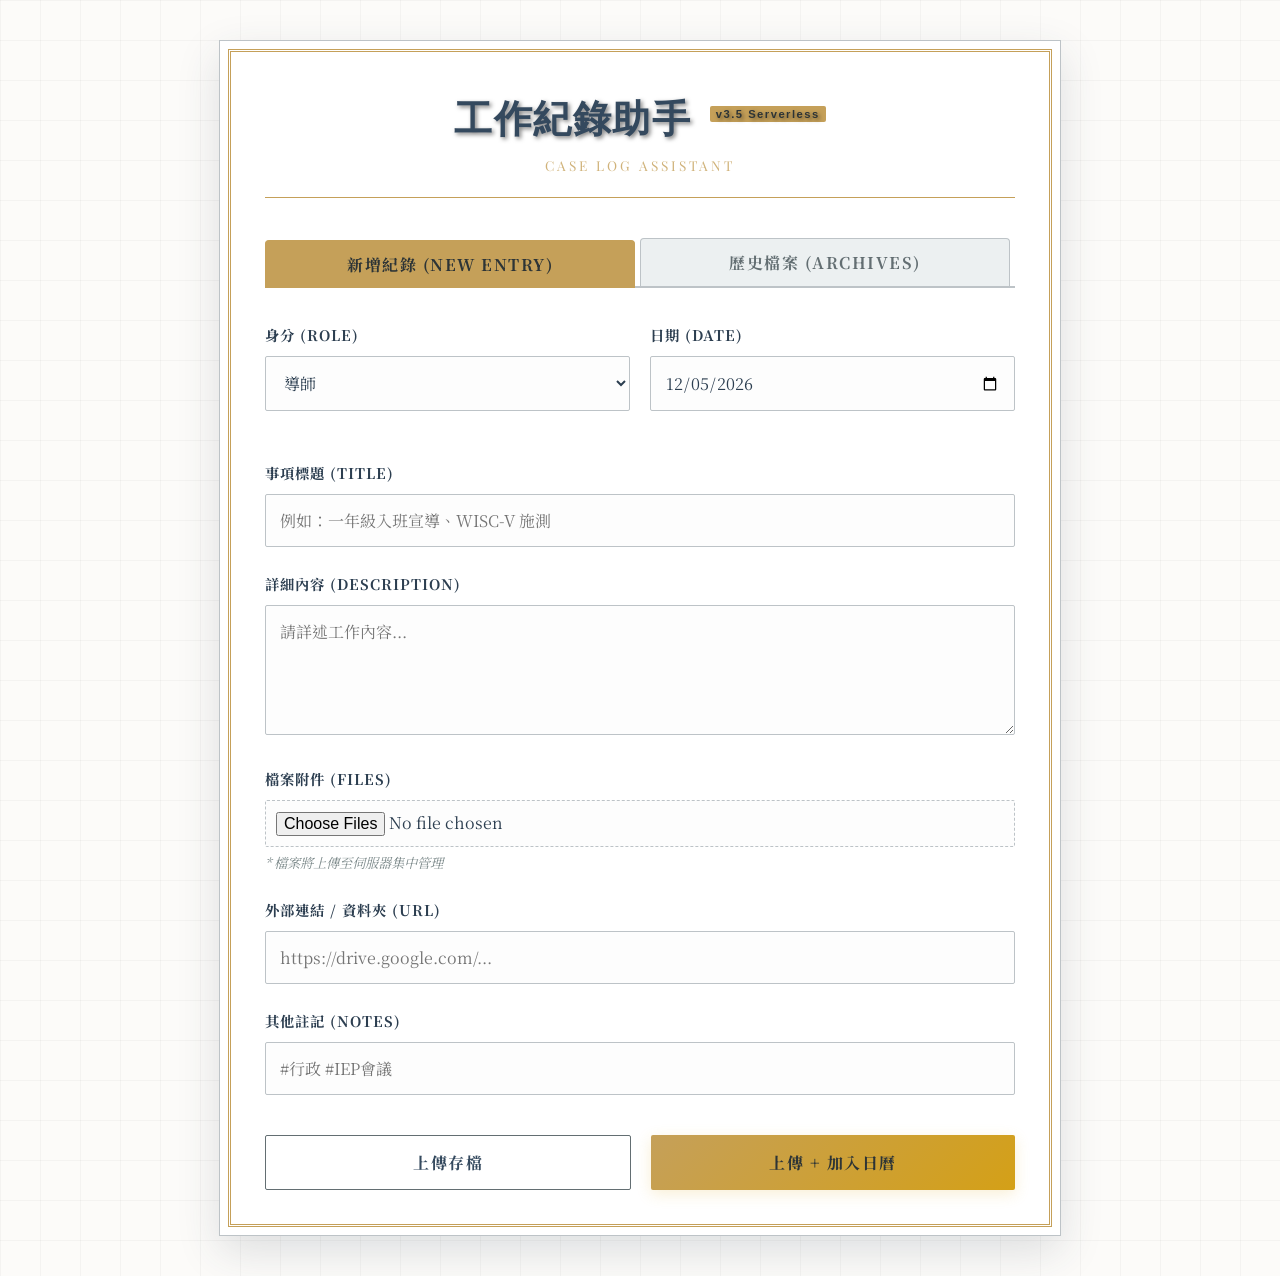
<file: index.html>
<!DOCTYPE html>
<html lang="zh-TW">

<head>
    <meta charset="UTF-8">
    <meta name="viewport" content="width=device-width, initial-scale=1.0">
    <title>工作紀錄助手</title>
    <link
        href="https://fonts.googleapis.com/css2?family=Noto+Serif+TC:wght@400;700&family=Playfair+Display:wght@700&display=swap"
        rel="stylesheet">
    <style>
        :root {
            /* 經典學院風 - 羊皮紙/深藍/勃根地紅 (Classic Academy) */
            --primary: #2c3e50;
            /* 深藍 - 主要文字 */
            --primary-highlight: #34495e;
            /* 較淺深藍 - 互動 */

            --accent: #800020;
            /* 勃根地紅 - 強調 */
            --accent-bright: #a93226;
            /* 亮紅 - 懸停 */

            --gold: #c5a059;
            /* 古典金 - 裝飾 */
            --gold-light: #f1c40f;
            /* 亮金 - 標示 */

            --bg: #fcfbf9;
            /* 羊皮紙底色 */
            --card-bg: #ffffff;
            /* 白紙背景 */

            --text: #2d3436;
            /* 內文深灰 */
            --text-muted: #636e72;
            /* 次要灰 */

            --border: #bdc3c7;
            /* 淺灰邊框 */
            --input-bg: #fdfdfd;
            /* 輸入框亮底 */
            --input-border: #bdc3c7;
        }

        body {
            font-family: 'Noto Serif TC', '微軟正黑體', serif;
            background-color: var(--bg);
            /* 紙張紋理 - 淺色 */
            background-image:
                linear-gradient(rgba(0, 0, 0, 0.03) 1px, transparent 1px),
                linear-gradient(90deg, rgba(0, 0, 0, 0.03) 1px, transparent 1px);
            background-size: 40px 40px;
            color: var(--text);
            display: flex;
            justify-content: center;
            padding: 40px 20px;
            margin: 0;
            line-height: 1.6;
        }

        .app-container {
            background: var(--card-bg);
            width: 100%;
            max-width: 750px;
            padding: 45px;
            /* 經典配色邊框 */
            border: 1px solid var(--border);
            outline: 3px double var(--gold);
            outline-offset: -12px;
            box-shadow: 0 15px 40px rgba(44, 62, 80, 0.15);
            position: relative;
        }

        /* 標題區 */
        .header {
            text-align: center;
            margin-bottom: 40px;
            padding-bottom: 20px;
            border-bottom: 1px solid var(--gold);
            position: relative;
        }

        .header h2 {
            margin: 0;
            color: var(--primary-highlight);
            font-family: 'Playfair Display', serif;
            font-size: 2.4rem;
            letter-spacing: 1.5px;
            text-shadow: 2px 2px 4px rgba(0, 0, 0, 0.5);
        }

        .header::after {
            content: "Case Log Assistant";
            display: block;
            font-family: 'Playfair Display', serif;
            color: var(--gold);
            font-size: 0.85rem;
            margin-top: 8px;
            letter-spacing: 3px;
            text-transform: uppercase;
            opacity: 0.8;
        }

        .badge {
            background: var(--gold);
            color: #2d3436;
            padding: 2px 6px;
            border-radius: 2px;
            font-size: 0.7rem;
            vertical-align: super;
            font-family: sans-serif;
            margin-left: 8px;
            font-weight: bold;
        }

        /* Tabs */
        .tabs {
            display: flex;
            margin-bottom: 35px;
            border-bottom: 2px solid var(--border);
        }

        .tab-btn {
            padding: 12px 25px;
            background: #ecf0f1;
            border: 1px solid var(--border);
            border-bottom: none;
            margin-right: 5px;
            font-family: 'Noto Serif TC', serif;
            font-weight: bold;
            color: var(--text-muted);
            cursor: pointer;
            border-radius: 4px 4px 0 0;
            transition: all 0.3s;
        }

        .tab-btn:hover {
            background: #dfe6e9;
            color: var(--primary);
        }

        .tab-btn.active {
            background: var(--gold);
            color: #2d3436;
            /* 深色文字對比金色背景 */
            border-color: var(--gold);
            position: relative;
            top: 2px;
        }

        .tab-content {
            display: none;
            animation: fadeIn 0.4s ease-out;
        }

        .tab-content.active {
            display: block;
        }

        @keyframes fadeIn {
            from {
                opacity: 0;
                transform: translateY(10px);
            }

            to {
                opacity: 1;
                transform: translateY(0);
            }
        }

        /* Sub-tabs */
        .sub-tabs {
            display: flex;
            gap: 12px;
            margin-bottom: 30px;
            justify-content: center;
            padding-bottom: 15px;
            border-bottom: 1px dashed var(--border);
        }

        .sub-tab-btn {
            background: none;
            border: none;
            font-family: 'Noto Serif TC', serif;
            font-size: 1rem;
            color: var(--text-muted);
            cursor: pointer;
            padding: 5px 10px;
            position: relative;
            transition: color 0.3s;
        }

        .sub-tab-btn::after {
            content: '';
            position: absolute;
            left: 50%;
            bottom: 0;
            width: 0;
            height: 1px;
            background: var(--accent-bright);
            transition: all 0.3s;
            transform: translateX(-50%);
        }

        .sub-tab-btn:hover {
            color: var(--primary-highlight);
        }

        .sub-tab-btn.active {
            color: var(--accent-bright);
            /* 使用亮紅色 */
            font-weight: bold;
        }

        .sub-tab-btn.active::after {
            width: 100%;
        }

        /* 表單 */
        .form-row {
            display: flex;
            gap: 20px;
            margin-bottom: 25px;
        }

        .form-group {
            flex: 1;
            margin-bottom: 25px;
        }

        label {
            display: block;
            margin-bottom: 10px;
            font-weight: bold;
            color: var(--primary);
            /* Deep Blue #2c3e50 */
            font-size: 0.9rem;
            text-transform: uppercase;
            letter-spacing: 1px;
        }

        input,
        select,
        textarea {
            width: 100%;
            padding: 14px;
            background-color: var(--input-bg);
            border: 1px solid var(--input-border);
            color: var(--primary);
            /* Deep Blue #2c3e50 */
            border-radius: 2px;
            box-sizing: border-box;
            font-size: 1rem;
            font-family: 'Noto Serif TC', serif;
            transition: all 0.3s;
        }

        input:focus,
        select:focus,
        textarea:focus {
            border-color: var(--gold);
            box-shadow: 0 0 10px rgba(197, 160, 89, 0.2);
            outline: none;
            background-color: #ffffff;
        }

        /* 檔案上傳特殊處理 */
        input[type="file"] {
            border: 1px dashed var(--input-border);
            padding: 10px;
            cursor: pointer;
        }

        input[type="file"]:hover {
            border-color: var(--text-muted);
        }

        textarea {
            height: 130px;
            resize: vertical;
        }

        /* 按鈕 */
        .btn-group {
            display: flex;
            gap: 20px;
            margin-top: 40px;
        }

        button {
            flex: 1;
            padding: 15px;
            border: none;
            font-family: 'Noto Serif TC', serif;
            font-weight: bold;
            font-size: 1rem;
            cursor: pointer;
            transition: 0.3s;
            border-radius: 2px;
            text-transform: uppercase;
            letter-spacing: 1.5px;
        }

        .btn-calendar {
            background: linear-gradient(135deg, var(--gold) 0%, #d4a017 100%);
            color: #2d3436;
            box-shadow: 0 4px 15px rgba(225, 177, 44, 0.2);
        }

        .btn-calendar:hover {
            transform: translateY(-2px);
            box-shadow: 0 6px 20px rgba(225, 177, 44, 0.3);
        }

        .btn-save {
            background-color: transparent;
            color: var(--primary-highlight);
            border: 1px solid var(--text-muted);
        }

        .btn-save:hover {
            border-color: var(--primary-highlight);
            background-color: rgba(255, 255, 255, 0.05);
        }

        /* 歷史紀錄卡片 */
        .history-item {
            background: #ffffff;
            border: 1px solid var(--border);
            border-left: 4px solid var(--accent);
            padding: 25px;
            margin-bottom: 25px;
            box-shadow: 0 4px 10px rgba(0, 0, 0, 0.2);
            position: relative;
            transition: all 0.3s;
        }

        .history-item:hover {
            transform: translateY(-3px);
            box-shadow: 0 8px 25px rgba(0, 0, 0, 0.4);
            border-color: #57606f;
        }

        .item-header {
            display: flex;
            align-items: center;
            margin-bottom: 12px;
            font-size: 0.9rem;
            color: var(--text-muted);
        }

        .role-tag {
            background: var(--primary);
            /* 深色標籤 */
            color: #ffffff;
            border: 1px solid var(--primary);
            padding: 3px 10px;
            border-radius: 2px;
            font-size: 0.8rem;
            margin-left: 12px;
            margin-right: 8px;
            font-family: sans-serif;
            letter-spacing: 0.5px;
        }

        .notes-tag {
            background-color: transparent;
            border: 1px solid var(--text-muted);
            color: var(--text-muted);
            padding: 3px 10px;
            border-radius: 2px;
            font-size: 0.8rem;
            margin-left: 5px;
        }

        .item-title {
            font-family: 'Playfair Display', serif;
            font-weight: bold;
            font-size: 1.4em;
            color: var(--primary-highlight);
            margin-bottom: 12px;
            border-bottom: 1px solid #4b4b4b;
            padding-bottom: 10px;
        }

        .item-desc {
            font-size: 1.05rem;
            color: var(--text);
            white-space: pre-wrap;
            line-height: 1.7;
            opacity: 0.9;
        }

        .del-btn {
            position: absolute;
            right: 15px;
            top: 15px;
            background: none;
            border: 1px solid var(--accent);
            /* Burgundy #800020 */
            border-radius: 2px;
            color: var(--accent);
            font-size: 1.1rem;
            width: 26px;
            height: 26px;
            display: flex;
            align-items: center;
            justify-content: center;
            cursor: pointer;
            padding: 0;
            transition: all 0.3s;
            line-height: 1;
        }

        .del-btn:hover {
            color: var(--accent-bright);
            border-color: var(--accent-bright);
            background-color: rgba(169, 50, 38, 0.05);
        }

        .empty-history {
            text-align: center;
            color: #636e72;
            font-family: 'Playfair Display', serif;
            font-style: italic;
            font-size: 1.2rem;
            margin-top: 40px;
        }

        .file-link {
            background: #fdfdfd;
            border: 1px solid #bdc3c7;
            color: var(--primary);
            padding: 6px 12px;
            border-radius: 2px;
            transition: all 0.3s;
        }

        .file-link:hover {
            border-color: var(--gold);
            color: var(--gold);
        }

        /* 隱私提示 */
        .privacy-alert {
            display: none;
            background-color: rgba(232, 65, 24, 0.1);
            /* 紅色透明背景 */
            color: #ff7675;
            padding: 15px;
            border: 1px solid rgba(232, 65, 24, 0.3);
            border-left: 4px solid var(--accent);
            margin-bottom: 30px;
            font-size: 0.95rem;
        }

        .loading {
            font-family: 'Playfair Display', serif;
        }
    </style>
</head>

<body>

    <div class="app-container">
        <div class="header">
            <h2>工作紀錄助手 <span class="badge" id="versionDisplay"></span></h2>
        </div>

        <script>
            const ENV = {
                APP_VERSION: "v3.5 Serverless",
                USER_ROLES: ["導師", "個管", "心評", "其他"],
                DEFAULT_LOCATION: "輔導室 / 資源教室",
                SENSITIVE_ROLES: ["心評", "個管"],
                // IMPORTANT: 使用者必須在此填入部署後的 GAS Web App URL
                GAS_API_URL: "https://script.google.com/macros/s/AKfycbzvC9mhK4Tc9cNRJwnxcwVrJ7rMCsSoRcgcl6GiWouOILC9KXfl7vD_ZBHOxb7zo6tQ/exec",
                API_MODE: "gas" // 'gas' or 'python'
            };
            document.getElementById('versionDisplay').innerText = ENV.APP_VERSION;

            // Check if GAS URL is set
            if (ENV.API_MODE === 'gas' && ENV.GAS_API_URL.includes("PLEASE_REPLACE")) {
                alert("⚠️ 設定未完成：請在 index.html 中填入您的 Google Apps Script URL");
            }
        </script>

        <!-- Tabs Navigation -->
        <div class="tabs">
            <button class="tab-btn active" onclick="switchTab('input')">新增紀錄 (New Entry)</button>
            <button class="tab-btn" onclick="switchTab('history')">歷史檔案 (Archives)</button>
        </div>

        <!-- Tab 1: Input Form -->
        <div id="tab-input" class="tab-content active">
            <div id="privacyAlert" class="privacy-alert">
                <i style="margin-right:5px">⚠️</i>
                <strong>隱私提醒</strong>：您選擇的身分涉及個案隱私，請勿在公開日曆備註中輸入學生全名，建議使用代號（如：701 陳Ｏ明）。
            </div>

            <form id="logForm">
                <div class="form-row">
                    <div class="form-group">
                        <label>身分 (Role)</label>
                        <select id="role" name="role" onchange="handleRoleChange()"></select>
                        <!-- 自訂身分輸入框 -->
                        <input type="text" id="customRoleInput" placeholder="請輸入自訂身分名稱..."
                            style="display:none; margin-top:10px; border-color:var(--accent);">
                    </div>
                    <div class="form-group">
                        <label>日期 (Date)</label>
                        <input type="date" id="date" name="date" required>
                    </div>
                </div>

                <div class="form-group">
                    <label>事項標題 (Title)</label>
                    <input type="text" id="title" name="title" placeholder="例如：一年級入班宣導、WISC-V 施測" required>
                </div>

                <div class="form-group">
                    <label>詳細內容 (Description)</label>
                    <textarea id="desc" name="desc" placeholder="請詳述工作內容..."></textarea>
                </div>

                <div class="form-group">
                    <label>檔案附件 (Files)</label>
                    <input type="file" id="files" name="files" multiple>
                    <small style="display:block; margin-top:5px; color:#7f8c8d; font-style:italic;">*
                        檔案將上傳至伺服器集中管理</small>
                </div>

                <div class="form-group">
                    <label>外部連結 / 資料夾 (URL)</label>
                    <input type="text" id="link" name="link" placeholder="https://drive.google.com/...">
                </div>

                <div class="form-group">
                    <label>其他註記 (Notes)</label>
                    <input type="text" id="notes" name="notes" placeholder="#行政 #IEP會議">
                </div>

                <div class="btn-group">
                    <button type="button" class="btn-save" onclick="handleSaveOnly()">上傳存檔</button>
                    <button type="button" class="btn-calendar" onclick="handleSyncCalendar()">上傳 + 加入日曆</button>
                </div>
            </form>
        </div>

        <!-- Tab 2: History List -->
        <div id="tab-history" class="tab-content">
            <!-- 歷史紀錄篩選次分頁 -->
            <div class="sub-tabs">
                <button class="sub-tab-btn active" onclick="filterHistory('all', this)">全部</button>
                <button class="sub-tab-btn" onclick="filterHistory('導師', this)">導師</button>
                <button class="sub-tab-btn" onclick="filterHistory('個管', this)">個管</button>
                <button class="sub-tab-btn" onclick="filterHistory('心評', this)">心評</button>
                <button class="sub-tab-btn" onclick="filterHistory('其他', this)">其他</button>
            </div>

            <div
                style="display: flex; justify-content: space-between; align-items: center; margin-bottom: 20px; padding: 0 10px;">
                <span style="color: #95a5a6; font-size: 0.9em; font-style: italic;">Records stored in secure
                    database.</span>
                <button onclick="refreshHistory()"
                    style="background:none; border:none; color:var(--primary); font-size:0.9em; text-decoration: underline; text-transform: none;">⟳
                    Refresh List</button>
            </div>
            <div id="historyList">
                <div class="loading">Loading Archives...</div>
            </div>
        </div>

    </div>

    <script>
        // 全域變數儲存所有紀錄，供前端篩選使用
        let allLogs = [];

        // 1. 初始化系統
        window.onload = function () {
            initRoles();
            document.getElementById('date').valueAsDate = new Date();
            loadHistory(); // 初始載入
        };

        function switchTab(tabName) {
            document.querySelectorAll('.tab-content').forEach(el => el.classList.remove('active'));
            document.querySelectorAll('.tab-btn').forEach(el => el.classList.remove('active'));
            document.getElementById(`tab-${tabName}`).classList.add('active');
            const btnIndex = tabName === 'input' ? 0 : 1;
            document.querySelectorAll('.tab-btn')[btnIndex].classList.add('active');

            if (tabName === 'history') {
                loadHistory();
            }
        }

        function initRoles() {
            const roleSelect = document.getElementById('role');
            ENV.USER_ROLES.forEach(role => {
                let option = document.createElement("option");
                option.value = role;
                option.text = role;
                roleSelect.appendChild(option);
            });
        }

        // 身分變更處理：隱私提示 + 自訂輸入框
        function handleRoleChange() {
            const currentRole = document.getElementById('role').value;
            const alertBox = document.getElementById('privacyAlert');
            const customInput = document.getElementById('customRoleInput');

            // 隱私提示
            alertBox.style.display = ENV.SENSITIVE_ROLES.includes(currentRole) ? 'block' : 'none';

            // 自訂身分輸入
            if (currentRole === '其他') {
                customInput.style.display = 'block';
                customInput.required = true;
            } else {
                customInput.style.display = 'none';
                customInput.required = false;
            }
        }

        function getFinalRole() {
            const roleSelect = document.getElementById('role');
            if (roleSelect.value === '其他') {
                return document.getElementById('customRoleInput').value.trim() || '其他';
            }
            return roleSelect.value;
        }

        // 2. 核心邏輯整合

        async function handleSaveOnly() {
            if (!validateForm()) return;
            const success = await uploadData();
            if (success) {
                alert("✅ 資料已歸檔！");
            }
        }

        async function handleSyncCalendar() {
            if (!validateForm()) return;

            // 先上傳
            const result = await uploadData(true);
            if (!result) return;

            // 準備日曆資料
            const role = getFinalRole();
            const title = document.getElementById('title').value;
            const date = document.getElementById('date').value;
            const desc = document.getElementById('desc').value;
            const link = document.getElementById('link').value;
            const notes = document.getElementById('notes').value;

            const titlePrefix = `【${role}】`;
            const fullTitle = titlePrefix + title;

            let details = `${desc}\n\n`;
            if (ENV.SENSITIVE_ROLES.includes(role)) {
                details = `⚠️ [機密] 請遵守保密原則\n\n` + details;
            }
            if (link) details += `🔗 連結: ${link}\n`;
            if (result.file_names) details += `📎 附件已上傳: ${result.file_names}\n`;
            if (notes) details += `📝 註記: ${notes}`;

            const dateStr = date.replace(/-/g, '');
            const dates = `${dateStr}/${dateStr}`;

            const baseUrl = "https://calendar.google.com/calendar/render?action=TEMPLATE";
            const params = new URLSearchParams({
                text: fullTitle,
                dates: dates,
                details: details,
                location: ENV.DEFAULT_LOCATION
            });

            window.open(`${baseUrl}&${params.toString()}`, '_blank');
            alert("✅ 已歸檔並開啟日曆視窗！");
        }

        function validateForm() {
            const title = document.getElementById('title').value;
            const date = document.getElementById('date').value;
            const roleSelect = document.getElementById('role');
            const customRole = document.getElementById('customRoleInput');

            if (!title || !date) {
                alert("⚠️ 請至少輸入「日期」與「事項標題」");
                return false;
            }

            if (roleSelect.value === '其他' && !customRole.value.trim()) {
                alert("⚠️ 請輸入自訂身分名稱");
                customRole.focus();
                return false;
            }

            return true;
        }

        async function uploadData(silent = false) {
            const form = document.getElementById('logForm');
            const formData = new FormData(form);

            const finalRole = getFinalRole();
            formData.set('role', finalRole);

            const btn = document.querySelector('.btn-save');
            const originalText = btn.innerText;
            btn.innerText = "Processing...";
            btn.disabled = true;

            try {
                let response;

                if (ENV.API_MODE === 'gas') {
                    // GAS Payload
                    const payload = {
                        action: "create_log",
                        role: finalRole,
                        date: document.getElementById('date').value,
                        title: document.getElementById('title').value,
                        desc: document.getElementById('desc').value,
                        link: document.getElementById('link').value,
                        notes: document.getElementById('notes').value,
                        category: "", // Optional
                        user_id: "CurrentUser", // TODO: Get from Auth
                        file_content: "", // Handle File Base64
                        file_name: ""
                    };

                    // Helper to read file as Base64
                    const fileInput = document.getElementById('files');
                    if (fileInput.files.length > 0) {
                        const file = fileInput.files[0];
                        const reader = new FileReader();

                        // Wrap FileReader in Promise
                        const fileData = await new Promise((resolve, reject) => {
                            reader.onload = () => resolve({
                                content: reader.result.split(',')[1],
                                name: file.name,
                                type: file.type
                            });
                            reader.onerror = reject;
                            reader.readAsDataURL(file);
                        });

                        payload.file_content = fileData.content;
                        payload.file_name = fileData.name;
                        payload.mime_type = fileData.type;
                    }

                    response = await fetch(ENV.GAS_API_URL, {
                        method: 'POST',
                        body: JSON.stringify(payload)
                    });

                } else {
                    // Python Mode
                    response = await fetch(`${ENV.API_BASE}/logs`, {
                        method: 'POST',
                        body: formData
                    });
                }

                if (!response.ok) throw new Error('Network response was not ok');
                const result = await response.json();

                if (result.status === "error") throw new Error(result.message);

                document.getElementById('files').value = '';

                btn.innerText = "Done";
                setTimeout(() => {
                    btn.innerText = originalText;
                    btn.disabled = false;
                }, 2000);

                return result;

            } catch (error) {
                console.error('Error:', error);
                alert("❌ 上傳失敗: " + error.message);
                btn.innerText = originalText;
                btn.disabled = false;
                return null;
            }
        }

        async function loadHistory() {
            const list = document.getElementById('historyList');
            try {
                let data;
                if (ENV.API_MODE === 'gas') {
                    const response = await fetch(`${ENV.GAS_API_URL}?action=get_logs`);
                    data = await response.json();
                    if (data.status === "error") throw new Error(data.message);
                } else {
                    const response = await fetch(`${ENV.API_BASE}/logs`);
                    data = await response.json();
                }

                allLogs = data;
                renderHistoryList(allLogs);

                document.querySelectorAll('.sub-tab-btn').forEach(b => b.classList.remove('active'));
                document.querySelector('.sub-tab-btn:first-child').classList.add('active');

            } catch (error) {
                list.innerHTML = `<div class="empty-history" style="color:var(--accent)">Connection Error: ${error.message}</div>`;
            }
        }

        function filterHistory(filterType, btnElement) {
            document.querySelectorAll('.sub-tab-btn').forEach(b => b.classList.remove('active'));
            if (btnElement) btnElement.classList.add('active');

            let filteredLogs = [];
            const standardRoles = ["導師", "個管", "心評"];

            if (filterType === 'all') {
                filteredLogs = allLogs;
            } else if (filterType === '其他') {
                filteredLogs = allLogs.filter(item => !standardRoles.includes(item.role));
            } else {
                filteredLogs = allLogs.filter(item => item.role === filterType);
            }

            renderHistoryList(filteredLogs);
        }

        function renderHistoryList(logs) {
            const list = document.getElementById('historyList');
            if (logs.length === 0) {
                list.innerHTML = '<div class="empty-history">No archives found.</div>';
                return;
            }

            list.innerHTML = logs.map(item => {
                let fileHtml = '';
                if (item.file_names) {
                    const files = item.file_names.split(',');
                    // 顯示檔名時，去除前綴的時間戳 (假設格式為 timestamp_filename)
                    fileHtml = files.map(f => {
                        const displayName = f.includes('_') ? f.split('_').slice(1).join('_') : f;
                        return `<a href="/uploads/${f}" target="_blank" class="file-link">📎 ${displayName}</a>`;
                    }).join('');
                }

                return `
            <div class="history-item">
                <button class="del-btn" onclick="deleteItem(${item.id})" title="Delete entry">×</button>
                <div class="item-header">
                    <span>📅 ${item.date}</span>
                    <span class="role-tag">${item.role}</span>
                    ${item.notes ? `<span class="notes-tag">${item.notes}</span>` : ''}
                </div>
                <div class="item-title">${item.title}</div>
                <div class="item-desc">${item.desc || '<span style="color:#ccc">No description.</span>'}</div>
                ${fileHtml ? `<div style="margin-top:10px;">${fileHtml}</div>` : ''}
                ${item.link ? `<div style="margin-top:5px;"><a href="${item.link}" target="_blank" class="file-link">🔗 External Link</a></div>` : ''}
            </div>`;
            }).join('');
        }

        function refreshHistory() {
            loadHistory();
        }

        async function deleteItem(id) {
            if (!confirm("Are you sure you want to delete this record? This cannot be undone.")) return;

            try {
                const response = await fetch(`${ENV.API_BASE}/logs/${id}`, { method: 'DELETE' });
                if (response.ok) {
                    loadHistory();
                } else {
                    alert("Delete failed.");
                }
            } catch (error) {
                alert("Network error.");
            }
        }
    </script>

</body>

</html>
</file>
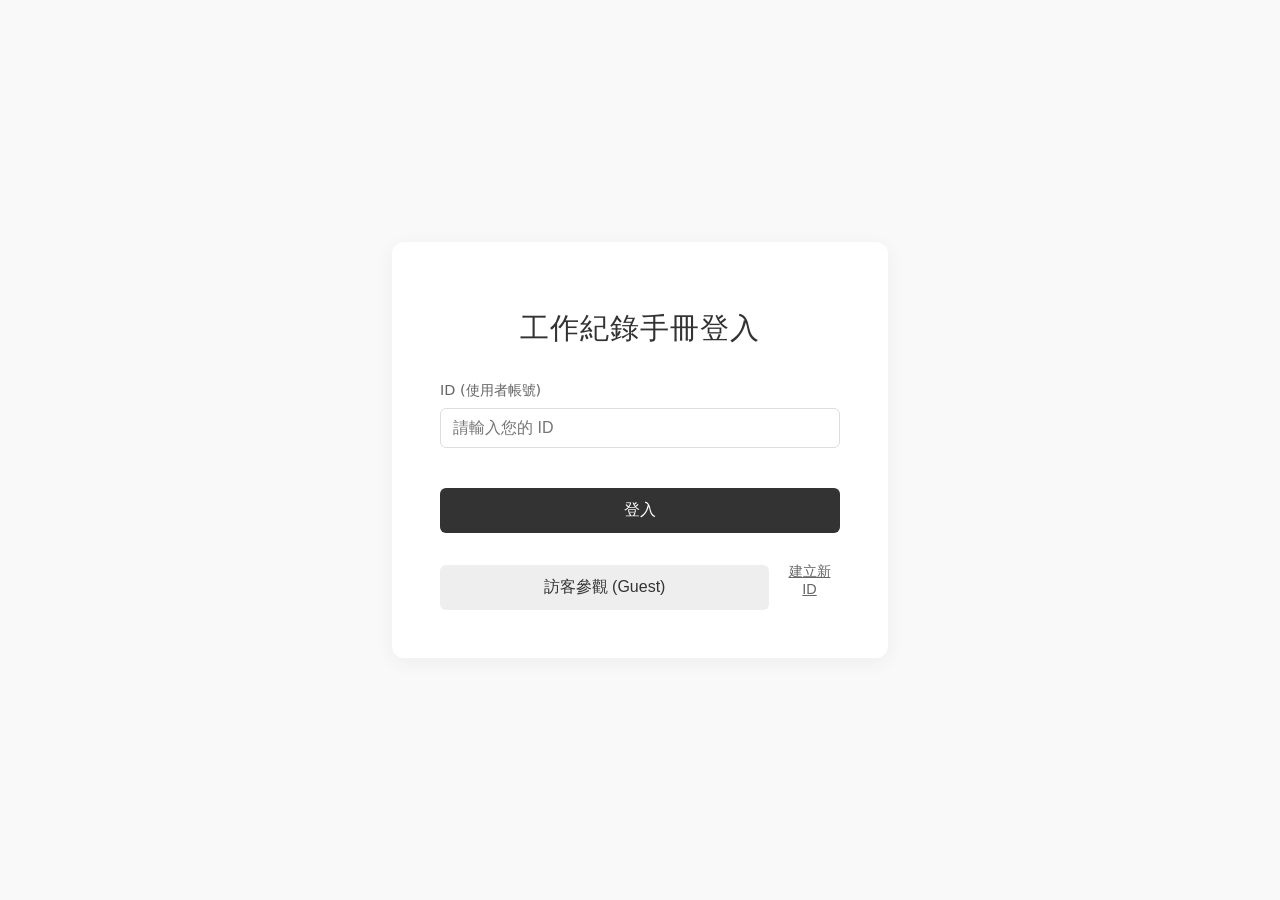
<file: auth-demo/frontend/index.html>
<!DOCTYPE html>
<html lang="en">

<head>
    <meta charset="UTF-8">
    <meta http-equiv="refresh" content="0;url=/login.html">
    <title>Redirecting...</title>
    <link rel="icon" type="image/png" href="/favicon.png">
</head>

<body>
    <script>window.location.href = '/login.html';</script>
</body>

</html>
</file>
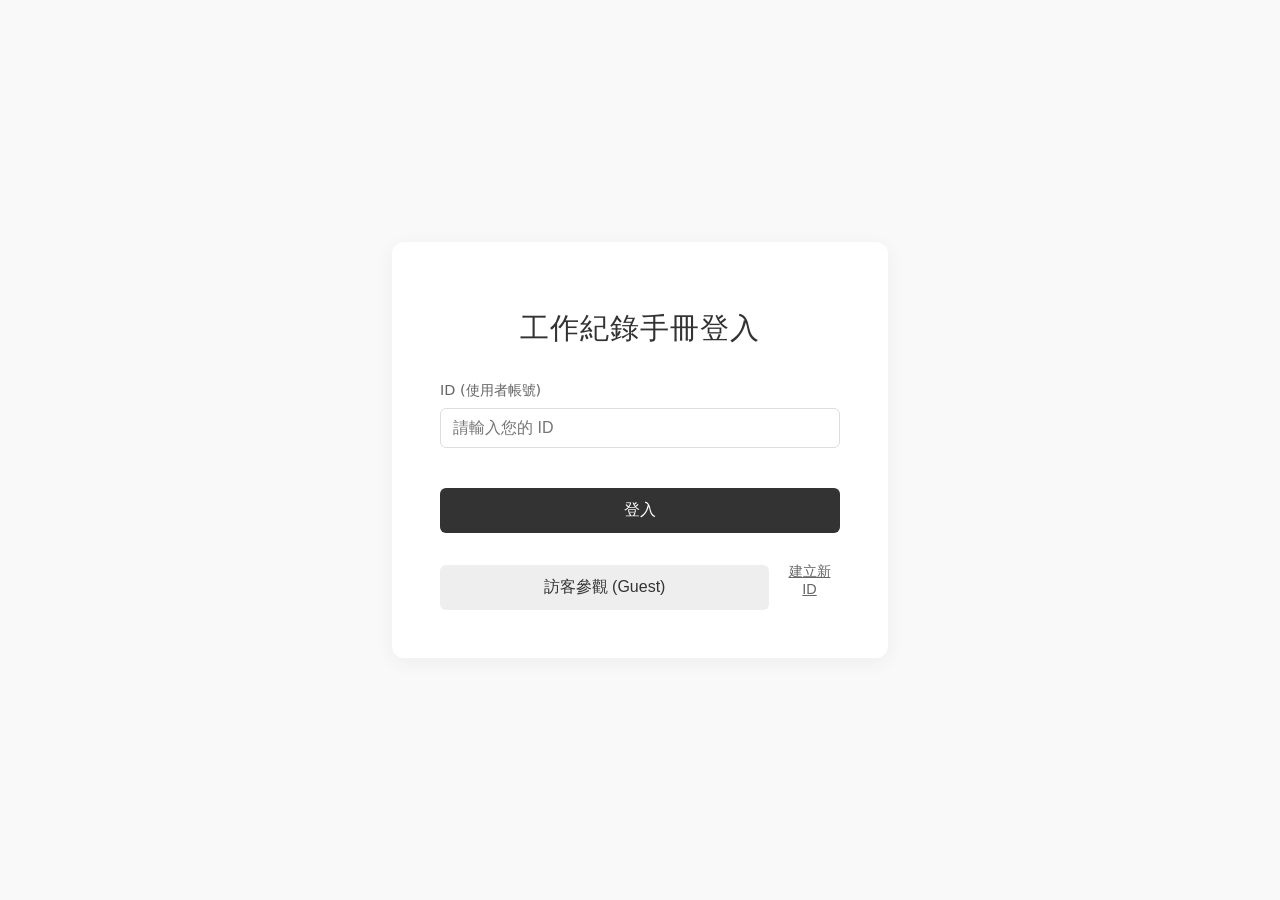
<file: admin.html>
<!DOCTYPE html>
<html lang="zh-TW">

<head>
    <meta charset="UTF-8">
    <meta name="viewport" content="width=device-width, initial-scale=1.0">
    <title>工作紀錄手冊 - Admin Entry</title>
    <style>
        :root {
            --primary-color: #333;
            --accent-color: #666;
            --bg-color: #f9f9f9;
            --card-bg: #fff;
            --font-family: 'Inter', system-ui, -apple-system, sans-serif;
        }

        body {
            font-family: var(--font-family);
            background-color: var(--bg-color);
            color: var(--primary-color);
            margin: 0;
            display: flex;
            height: 100vh;
        }

        /* Sidebar / Layout */
        .sidebar {
            width: 80px;
            border-right: 1px solid #eee;
            background: #fff;
            display: flex;
            flex-direction: column;
            align-items: center;
            padding-top: 2rem;
        }

        .icon-btn {
            width: 40px;
            height: 40px;
            margin-bottom: 20px;
            cursor: pointer;
            border-radius: 50%;
            display: flex;
            justify-content: center;
            align-items: center;
            color: #ccc;
        }

        .icon-btn:hover,
        .icon-btn.active {
            background-color: #f0f0f0;
            color: #333;
        }

        .main-wrapper {
            flex: 1;
            padding: 3rem 5rem;
            overflow-y: auto;
            max-width: 1000px;
            margin: 0 auto;
        }

        /* Header */
        .top-bar {
            display: flex;
            justify-content: space-between;
            align-items: center;
            margin-bottom: 4rem;
            font-size: 0.8rem;
            letter-spacing: 1px;
            text-transform: uppercase;
        }

        .status-dot {
            height: 8px;
            width: 8px;
            background-color: #28a745;
            border-radius: 50%;
            display: inline-block;
            margin-right: 5px;
        }

        /* Form Content */
        .page-header {
            border-left: 4px solid #333;
            padding-left: 1.5rem;
            margin-bottom: 3rem;
        }

        .page-header h1 {
            font-family: serif;
            font-size: 3rem;
            font-weight: 400;
            margin: 0 0 1rem 0;
            color: #111;
        }

        .page-header p {
            color: #666;
            line-height: 1.6;
            max-width: 600px;
            margin: 0;
        }

        .form-grid {
            display: grid;
            grid-template-columns: 1fr 350px;
            gap: 4rem;
        }

        .left-col {
            display: flex;
            flex-direction: column;
            gap: 2rem;
        }

        .row {
            display: grid;
            grid-template-columns: 1fr 1fr;
            gap: 2rem;
        }

        .field-group {
            display: flex;
            flex-direction: column;
        }

        label {
            font-size: 0.75rem;
            letter-spacing: 1px;
            text-transform: uppercase;
            font-weight: 700;
            margin-bottom: 0.8rem;
            color: #333;
        }

        input,
        select,
        textarea {
            padding: 12px;
            border: 1px solid #ddd;
            border-radius: 0;
            font-family: inherit;
            font-size: 1rem;
            background: #fff;
            transition: border-color 0.2s;
        }

        input:focus,
        select:focus,
        textarea:focus {
            outline: none;
            border-color: #000;
        }

        input.title-input {
            font-family: serif;
            font-style: italic;
            font-size: 2rem;
            border: none;
            border-bottom: 1px solid #eee;
            padding: 10px 0;
            background: transparent;
        }

        textarea {
            resize: vertical;
            min-height: 300px;
            line-height: 1.6;
        }

        /* Right Column (Files) */
        .file-upload-card {
            border: 2px dashed #ddd;
            padding: 2rem;
            text-align: center;
            border-radius: 4px;
            cursor: pointer;
            transition: border-color 0.2s;
            margin-bottom: 2rem;
        }

        .file-upload-card:hover {
            border-color: #999;
        }

        .knowledge-link-card {
            border: 1px solid #eee;
            padding: 1.5rem;
            border-radius: 4px;
        }

        .btn-black {
            background: #111;
            color: #fff;
            border: none;
            padding: 12px 24px;
            text-transform: uppercase;
            letter-spacing: 1px;
            font-size: 0.8rem;
            cursor: pointer;
            font-weight: 600;
        }

        .btn-text {
            background: none;
            border: none;
            text-transform: uppercase;
            letter-spacing: 1px;
            font-size: 0.8rem;
            cursor: pointer;
            margin-right: 1rem;
        }

        .loader {
            border: 3px solid #f3f3f3;
            border-top: 3px solid #333;
            border-radius: 50%;
            width: 20px;
            height: 20px;
            animation: spin 1s linear infinite;
            display: inline-block;
        }

        @keyframes spin {
            0% {
                transform: rotate(0deg);
            }

            100% {
                transform: rotate(360deg);
            }
        }

        #fileList {
            margin-top: 10px;
            text-align: left;
            font-size: 0.85rem;
        }
    </style>
</head>

<body>

    <div class="sidebar">
        <div class="logo" style="margin-bottom: 2rem; font-weight: bold;">ADMIN</div>
        <div class="icon-btn active" id="btn-entry" onclick="switchTab('entry')">📝</div>
        <div class="icon-btn" id="btn-users" onclick="switchTab('users')" style="display:none;">👥</div>
        <div class="icon-btn" onclick="location.href='/dashboard.html'">🏠</div>
        <div class="icon-btn" style="margin-top: auto;" onclick="logout()">↪</div>
    </div>

    <div class="main-wrapper">
        <div class="top-bar">
            <span>工作紀錄 • <span id="pageTitle">新增項目</span></span>
            <button class="btn-text" onclick="location.href='/dashboard.html'">回首頁</button>
        </div>

        <!-- LOG ENTRY SECTION -->
        <div id="tab-entry" class="tab-section">
            <div class="page-header">
                <h1>工作反思紀錄 (New Entry)</h1>
                <p>用於記錄每日進度的高對比度工作區。</p>
            </div>

            <form id="entryForm">
                <div class="form-grid">
                    <div class="left-col">
                        <div class="row">
                            <div class="field-group">
                                <label>紀錄日期</label>
                                <input type="date" id="date" name="date" required>
                            </div>
                            <div class="field-group">
                                <label>身分類別</label>
                                <select id="role" name="role">
                                    <option value="導師">導師</option>
                                    <option value="個管">個管</option>
                                    <option value="心評">心評</option>
                                    <option value="其他">其他</option>
                                </select>
                            </div>
                        </div>
                        <div class="field-group">
                            <label>事件類別</label>
                            <input type="text" id="category" name="category" placeholder="例如：系統轉移..."
                                list="categoryList">
                            <datalist id="categoryList">
                                <option value="行政事務">
                                <option value="輔導會議">
                                <option value="研習進修">
                                <option value="學生晤談">
                            </datalist>
                        </div>
                        <div class="field-group">
                            <label>標題</label>
                            <input type="text" id="title" name="title" class="title-input" placeholder="請輸入標題..."
                                required>
                        </div>
                        <div class="field-group">
                            <label>詳細內容</label>
                            <textarea id="desc" name="desc" placeholder="請在此輸入內容..."></textarea>
                        </div>
                    </div>

                    <div class="right-col">
                        <label>佐證檔案</label>
                        <div class="file-upload-card" onclick="document.getElementById('fileInput').click()">
                            <div style="font-size: 2rem;">📄</div>
                            <div>點擊上傳</div>
                            <input type="file" id="fileInput" name="files" multiple style="display: none;"
                                onchange="updateFileList()">
                            <div id="fileList"></div>
                        </div>
                        <label style="margin-top:20px;">連結</label>
                        <input type="url" id="link" name="link" placeholder="URL..." style="width:100%; padding: 10px;">

                        <button type="button" class="btn-black" id="publishBtn"
                            style="margin-top: 30px; width: 100%;">發布 (Publish)</button>
                    </div>
                </div>
            </form>
        </div>

        <!-- USER MANAGEMENT SECTION -->
        <div id="tab-users" class="tab-section" style="display: none;">
            <!-- ... existing user mgmt content ... -->
            <div class="page-header">
                <h1>成員管理 (User Management)</h1>
                <p>在此新增或管理系統中的使用者 (管理者/一般成員)。</p>
            </div>

            <div
                style="background: #fff; padding: 2rem; border-radius: 8px; box-shadow: 0 2px 10px rgba(0,0,0,0.05); margin-bottom: 2rem;">
                <h3 style="margin-top: 0;">新增成員 (Add New Manager/User)</h3>
                <form id="addUserForm"
                    style="display: grid; grid-template-columns: 1fr 1fr 1fr auto; gap: 1rem; align-items: end;">
                    <div class="field-group">
                        <label>帳號 (ID)</label>
                        <input type="text" name="username" placeholder="例如: manager2" required>
                    </div>
                    <div class="field-group">
                        <label>角色 (Role)</label>
                        <select name="role">
                            <option value="user">管理者 (User)</option>
                            <option value="admin">系統管理員 (Admin)</option>
                        </select>
                    </div>
                    <div class="field-group">
                        <div class="field-group">
                            <label>Google Sheet URL (Sync)</label>
                            <input type="text" name="google_sheet_url" placeholder="選填: Apps Script 網址">
                        </div>
                        <div class="field-group">
                            <label>預設密碼</label>
                            <input type="text" value="預設為 default" disabled style="background: #eee; color: #888;">
                        </div>
                        <button type="submit" class="btn-black" style="height: 46px;">新增</button>
                </form>
            </div>

            <div style="background: #fff; padding: 2rem; border-radius: 8px; box-shadow: 0 2px 10px rgba(0,0,0,0.05);">
                <h3 style="margin-top: 0;">現有成員列表</h3>
                <div id="userList">讀取中...</div>
            </div>
        </div>
    </div>

    <script>
        const API_BASE = window.location.origin;

        window.onload = async function () {
            const token = localStorage.getItem('token');
            if (!token) {
                window.location.href = '/login.html';
                return;
            }

            // Set Date default
            const dateInput = document.getElementById('date');
            if (dateInput) dateInput.valueAsDate = new Date();

            try {
                const response = await fetch(`${API_BASE}/api/me`, {
                    headers: { 'Authorization': `Bearer ${token}` }
                });
                const user = await response.json();

                // RBAC Logic: Show Admin Tab Button if admin
                if (user.role === 'admin') {
                    document.getElementById('btn-users').style.display = 'flex';
                }

                // Initialize Tabs: Default to Entry
                const urlParams = new URLSearchParams(window.location.search);
                const editId = urlParams.get('edit_id');

                if (editId) {
                    switchTab('entry');
                    document.getElementById('pageTitle').innerText = "編輯項目 (Edit Entry)";
                    document.querySelector('#tab-entry h1').innerText = "編輯工作紀錄";
                    loadEntryForEdit(editId);
                } else {
                    switchTab('entry');
                }

            } catch (e) {
                console.error(e);
                logout();
            }
        };

        async function loadEntryForEdit(id) {
            const token = localStorage.getItem('token');
            const res = await fetch(`${API_BASE}/api/logs/${id}`, {
                headers: { 'Authorization': `Bearer ${token}` }
            });
            if (res.ok) {
                const data = await res.json();
                document.getElementById('date').value = data.date;
                document.getElementById('role').value = data.role;
                document.getElementById('category').value = data.category;
                document.getElementById('title').value = data.title;
                document.getElementById('desc').value = data.desc;
                document.getElementById('link').value = data.link;

                const btn = document.getElementById('publishBtn');
                btn.innerText = "更新 (Update)";
                btn.onclick = () => updateEntry(id);

                // Note: File editing is limited to append new files for now
                if (data.file_names) {
                    document.getElementById('fileList').innerHTML = `<div style="color:blue;">已存檔案: ${data.file_names}</div>`;
                }
            } else {
                alert('無法載入紀錄');
            }
        }

        async function updateEntry(id) {
            const form = document.getElementById('entryForm');
            if (!form.checkValidity()) {
                form.reportValidity();
                return;
            }
            const btn = document.getElementById('publishBtn');
            btn.disabled = true;
            btn.innerText = '更新中...';

            const formData = new FormData(form);
            const wsId = localStorage.getItem('currentWorkspaceId') || 1;
            formData.append('workspace_id', wsId);

            try {
                const token = localStorage.getItem('token');
                // Use PUT
                const res = await fetch(`${API_BASE}/api/logs/${id}`, {
                    method: 'PUT',
                    headers: { 'Authorization': `Bearer ${token}` },
                    body: formData
                });

                if (res.ok) {
                    alert('更新成功');
                    window.location.href = '/dashboard.html';
                } else {
                    const err = await res.json();
                    alert('錯誤: ' + err.detail);
                }
            } catch (e) {
                alert('系統錯誤');
            } finally {
                btn.disabled = false;
                btn.innerText = '更新 (Update)';
            }
        }

        function switchTab(tab) {
            // Hide all tab sections
            document.querySelectorAll('.tab-section').forEach(el => el.style.display = 'none');
            // Deactivate all sidebar buttons
            document.querySelectorAll('.icon-btn').forEach(el => el.classList.remove('active'));

            // Show selected tab
            const tabEl = document.getElementById('tab-' + tab);
            if (tabEl) tabEl.style.display = 'block';

            // Activate selected button
            const btnEl = document.getElementById('btn-' + tab);
            if (btnEl) btnEl.classList.add('active');

            // Update Toolbar Title
            const titleEl = document.getElementById('pageTitle');
            if (titleEl) {
                if (tab === 'entry') titleEl.innerText = "新增項目";
                if (tab === 'users') titleEl.innerText = "成員管理";
            }

            if (tab === 'users') loadUsers();
        }

        async function loadUsers() {
            // Need an API to list users. I used /api/admin/stats before but that's just count.
            // I need to add GET /api/users endpoint in main.py first!
            // But for now let's just implement the UI and then fix backend.
            const token = localStorage.getItem('token');
            const res = await fetch(`${API_BASE}/api/admin/users`, {
                headers: { 'Authorization': `Bearer ${token}` }
            });

            if (res.ok) {
                const users = await res.json();
                renderUserList(users);
            } else {
                document.getElementById('userList').textContent = '無法讀取列表 (需新增 API)';
            }
        }

        function renderUserList(users) {
            let html = '<table style="width:100%; border-collapse: collapse;">';
            html += '<tr style="border-bottom: 2px solid #eee; text-align: left;"><th>ID</th><th>Role</th><th>Sheet URL</th><th>Actions</th></tr>';
            users.forEach(u => {
                html += `<tr style="border-bottom: 1px solid #eee;">
                    <td style="padding: 10px 0;">${u.username}</td>
                    <td>${u.role}</td>
                    <td><div style="max-width: 200px; overflow: hidden; text-overflow: ellipsis; white-space: nowrap;">${u.google_sheet_url || '-'}</div></td>
                    <td>
                        <button style="color: blue; background: none; border: none; cursor: pointer; margin-right: 5px;" onclick="renameUser('${u.username}')">改名</button>
                        <button style="color: red; background: none; border: none; cursor: pointer;" onclick="deleteUser('${u.username}')">刪除</button>
                    </td>
                </tr>`;
            });
            html += '</table>';
            document.getElementById('userList').innerHTML = html;
        }

        async function renameUser(username) {
            const newName = prompt("請輸入新的 ID", username);
            if (!newName || newName === username) return;

            const token = localStorage.getItem('token');
            const formData = new FormData();
            formData.append('new_username', newName);

            try {
                const res = await fetch(`${API_BASE}/api/admin/users/${username}/rename`, {
                    method: 'PUT',
                    headers: { 'Authorization': `Bearer ${token}` },
                    body: formData
                });

                if (res.ok) {
                    alert('改名成功! 若您更改的是自己的 ID，請重新登入。');
                    if (username === 'admin') { // Heuristic check if renamed self
                        logout();
                    } else {
                        loadUsers();
                    }
                } else {
                    const err = await res.json();
                    alert('改名失敗: ' + err.detail);
                }
            } catch (e) {
                alert('系統錯誤');
            }
        }

        document.getElementById('addUserForm').onsubmit = async (e) => {
            e.preventDefault();
            const form = e.target;
            const formData = new FormData(form);
            formData.append('password', 'default');

            const token = localStorage.getItem('token');
            // Using the existing create user API, but it might need Admin auth?
            // Currently /api/users is public open.

            try {
                // Must include token context for Role creation
                const headers = {};
                if (token) headers['Authorization'] = `Bearer ${token}`;

                const res = await fetch(`${API_BASE}/api/users`, {
                    method: 'POST',
                    headers: headers,
                    body: formData
                });
                if (res.ok) {
                    alert('新增成功');
                    form.reset();
                    loadUsers();
                } else {
                    const err = await res.json();
                    alert('失敗: ' + err.detail);
                }
            } catch (e) {
                alert('錯誤');
            }
        };

        async function deleteUser(username) {
            if (!confirm('確定刪除?')) return;
            // Need Delete API
            const token = localStorage.getItem('token');
            await fetch(`${API_BASE}/api/admin/users/${username}`, {
                method: 'DELETE',
                headers: { 'Authorization': `Bearer ${token}` }
            });
            loadUsers();
        }

        function logout() {
            localStorage.removeItem('token');
            window.location.href = '/login.html';
        }

        // File Upload Preview
        function updateFileList() {
            const input = document.getElementById('fileInput');
            const list = document.getElementById('fileList');
            list.innerHTML = '';
            if (input.files.length > 0) {
                for (let file of input.files) {
                    list.innerHTML += `<div>• ${file.name}</div>`;
                }
            }
        }

        // Publish Logic
        const publishBtn = document.getElementById('publishBtn');
        if (publishBtn) {
            publishBtn.onclick = async () => {
                const form = document.getElementById('entryForm');
                if (!form.checkValidity()) {
                    form.reportValidity();
                    return;
                }

                publishBtn.disabled = true;
                publishBtn.innerText = '儲存中...';

                const formData = new FormData(form);

                // Append workspace_id
                const wsId = localStorage.getItem('currentWorkspaceId') || 1;
                formData.append('workspace_id', wsId);

                try {
                    const token = localStorage.getItem('token');
                    const res = await fetch(`${API_BASE}/api/logs`, {
                        method: 'POST',
                        headers: { 'Authorization': `Bearer ${token}` },
                        body: formData
                    });

                    if (res.ok) {
                        alert('發布成功');
                        window.location.href = '/dashboard.html';
                    } else {
                        const err = await res.json();
                        alert('錯誤: ' + err.detail);
                        publishBtn.disabled = false;
                        publishBtn.innerText = '發布 (Publish)';
                    }
                } catch (e) {
                    alert('網路錯誤');
                    publishBtn.disabled = false;
                    publishBtn.innerText = '發布 (Publish)';
                }
            };
        }
    </script>
</body>

</html>
</file>
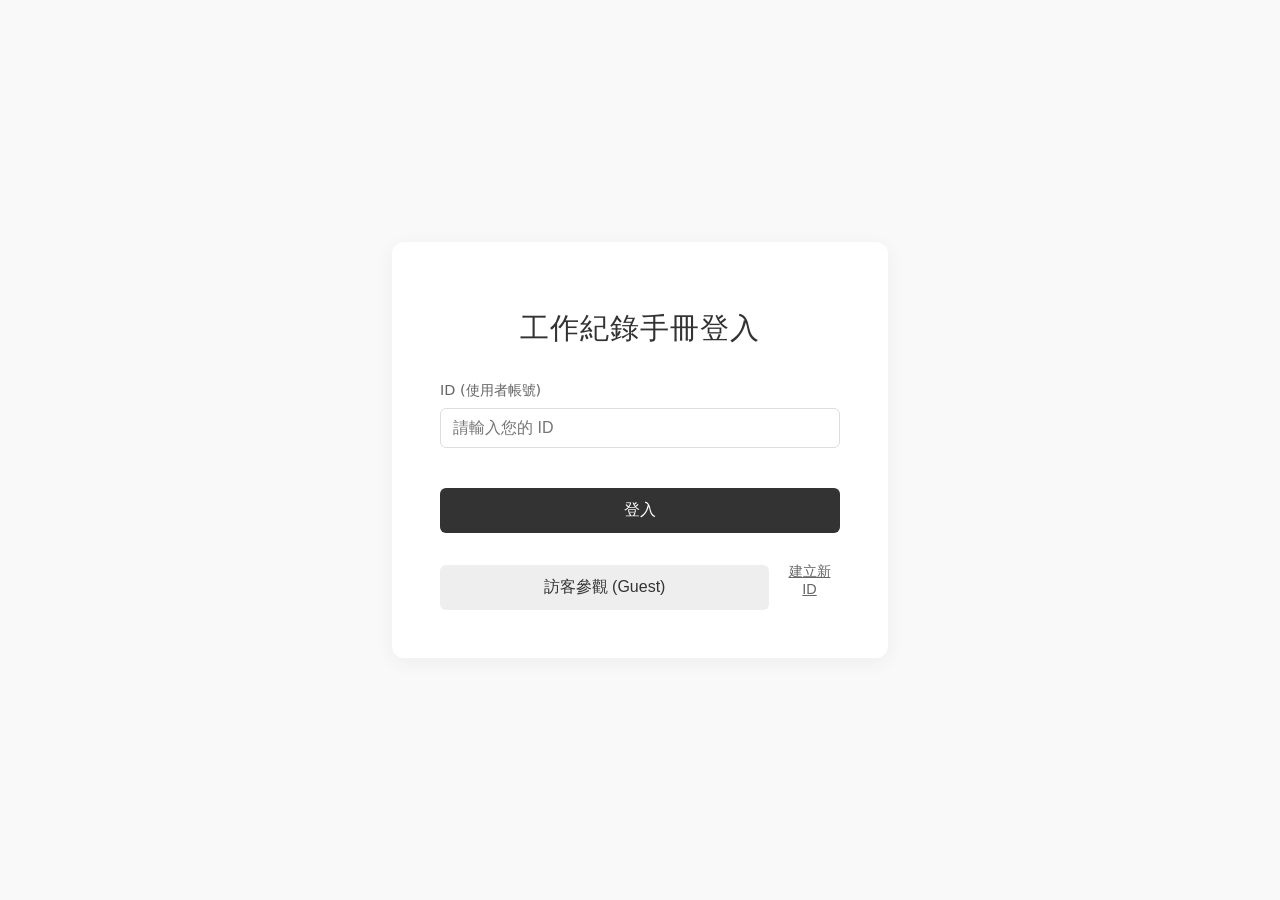
<file: login.html>
<!DOCTYPE html>
<html lang="zh-TW">

<head>
    <meta charset="UTF-8">
    <meta name="viewport" content="width=device-width, initial-scale=1.0">
    <title>工作紀錄手冊 - 登入</title>
    <style>
        :root {
            --primary-color: #333;
            --accent-color: #666;
            --bg-color: #f9f9f9;
            --card-bg: #ffffff;
            --error-color: #d32f2f;
            --font-family: 'Inter', system-ui, -apple-system, sans-serif;
        }

        body {
            font-family: var(--font-family);
            background-color: var(--bg-color);
            display: flex;
            justify-content: center;
            align-items: center;
            height: 100vh;
            margin: 0;
            color: var(--primary-color);
        }

        .login-container {
            background-color: var(--card-bg);
            padding: 3rem;
            border-radius: 12px;
            box-shadow: 0 4px 20px rgba(0, 0, 0, 0.05);
            width: 100%;
            max-width: 400px;
            text-align: center;
        }

        h1 {
            font-weight: 300;
            letter-spacing: 1px;
            margin-bottom: 2rem;
            font-size: 1.8rem;
        }

        .form-group {
            margin-bottom: 1.5rem;
            text-align: left;
        }

        label {
            display: block;
            margin-bottom: 0.5rem;
            font-size: 0.9rem;
            color: var(--accent-color);
        }

        input[type="text"],
        input[type="password"] {
            width: 100%;
            padding: 10px 12px;
            border: 1px solid #ddd;
            border-radius: 6px;
            font-size: 1rem;
            box-sizing: border-box;
            transition: border-color 0.3s;
        }

        input:focus {
            outline: none;
            border-color: var(--primary-color);
        }

        .btn {
            width: 100%;
            padding: 12px;
            background-color: var(--primary-color);
            color: white;
            border: none;
            border-radius: 6px;
            font-size: 1rem;
            cursor: pointer;
            transition: background-color 0.3s;
            margin-top: 1rem;
        }

        .btn:hover {
            background-color: #000;
        }

        .btn:disabled {
            background-color: #ccc;
            cursor: not-allowed;
        }

        .secondary-btn {
            background: none;
            border: none;
            color: var(--accent-color);
            font-size: 0.9rem;
            margin-top: 1.5rem;
            cursor: pointer;
            text-decoration: underline;
        }

        .error-message {
            color: var(--error-color);
            margin-top: 1rem;
            font-size: 0.9rem;
            display: none;
        }

        /* Modal Styles */
        .modal {
            display: none;
            position: fixed;
            top: 0;
            left: 0;
            width: 100%;
            height: 100%;
            background-color: rgba(0, 0, 0, 0.5);
            justify-content: center;
            align-items: center;
        }

        .modal-content {
            background-color: var(--card-bg);
            padding: 2.5rem;
            border-radius: 12px;
            width: 90%;
            max-width: 400px;
            position: relative;
        }

        .close-btn {
            position: absolute;
            top: 15px;
            right: 20px;
            font-size: 1.5rem;
            cursor: pointer;
            color: #999;
        }

        .loader {
            border: 3px solid #f3f3f3;
            border-radius: 50%;
            border-top: 3px solid #333;
            width: 20px;
            height: 20px;
            -webkit-animation: spin 1s linear infinite;
            /* Safari */
            animation: spin 1s linear infinite;
            display: inline-block;
            vertical-align: middle;
            margin-right: 8px;
        }

        @keyframes spin {
            0% {
                transform: rotate(0deg);
            }

            100% {
                transform: rotate(360deg);
            }
        }
    </style>
</head>

<body>

    <div class="login-container">
        <h1>工作紀錄手冊登入</h1>
        <form id="loginForm">
            <div class="form-group">
                <label for="username">ID (使用者帳號)</label>
                <input type="text" id="username" name="username" required placeholder="請輸入您的 ID">
            </div>

            <button type="submit" class="btn" id="loginBtn">登入</button>
            <div id="loginError" class="error-message"></div>
        </form>
        <div style="display: flex; gap: 10px; margin-top: 1rem;">
            <button type="button" class="btn" style="background-color: #eee; color: #333;" onclick="guestVisit()">訪客參觀
                (Guest)</button>
            <button class="secondary-btn" id="openRegisterBtn" style="margin-top: 0;">建立新 ID</button>
        </div>
    </div>

    <!-- Register Modal -->
    <div id="registerModal" class="modal">
        <div class="modal-content">
            <span class="close-btn" id="closeRegisterBtn">&times;</span>
            <h2>建立新帳號</h2>
            <form id="registerForm">
                <div class="form-group">
                    <label for="regUsername">ID (使用者帳號)</label>
                    <input type="text" id="regUsername" name="username" required>
                </div>
                <!-- Hidden password for register too -->
                <input type="hidden" name="password" value="default">

                <div class="form-group">
                    <label for="googleSheetUrl">Google Sheet Web App URL (選填)</label>
                    <input type="text" id="googleSheetUrl" name="googleSheetUrl" placeholder="用於同步資料">
                </div>
                <button type="submit" class="btn" id="registerBtn">註冊並同步</button>
                <div id="registerError" class="error-message"></div>
                <div id="registerSuccess" style="color: green; margin-top: 1rem; display: none;">註冊成功！請登入。</div>
            </form>
        </div>
    </div>

    <script>
        const API_BASE = window.location.origin;

        // Login Logic
        const loginForm = document.getElementById('loginForm');
        const loginBtn = document.getElementById('loginBtn');
        const loginError = document.getElementById('loginError');

        loginForm.addEventListener('submit', async (e) => {
            e.preventDefault();
            const username = loginForm.username.value.trim();
            const password = "default"; // Auto-filled for ID-only login

            if (!username) return;

            // Loading State
            loginBtn.disabled = true;
            loginBtn.innerHTML = '<div class="loader"></div> 登入中...';
            loginError.style.display = 'none';

            try {
                const formData = new FormData();
                formData.append('username', username);
                formData.append('password', password);

                const response = await fetch(`${API_BASE}/token`, {
                    method: 'POST',
                    body: formData
                });

                if (!response.ok) {
                    const data = await response.json();
                    throw new Error(data.detail || '登入失敗');
                }

                const data = await response.json();
                localStorage.setItem('token', data.access_token);
                // Redirect to Workspaces selector
                window.location.href = '/workspaces.html';

            } catch (err) {
                console.error(err);
                // Show actual error for debugging
                const msg = err.message || err.toString();
                loginError.textContent = `登入失敗: ${msg}`;
                loginError.style.display = 'block';
            } finally {
                loginBtn.disabled = false;
                loginBtn.textContent = '登入';
            }
        });

        function guestVisit() {
            localStorage.removeItem('token');
            window.location.href = '/dashboard.html';
        }

        // Register Modal Logic
        const modal = document.getElementById('registerModal');
        const openBtn = document.getElementById('openRegisterBtn');
        const closeBtn = document.getElementById('closeRegisterBtn');
        const registerForm = document.getElementById('registerForm');
        const registerBtn = document.getElementById('registerBtn');
        const registerError = document.getElementById('registerError');
        const registerSuccess = document.getElementById('registerSuccess');

        openBtn.onclick = () => {
            modal.style.display = 'flex';
            registerForm.reset();
            registerError.style.display = 'none';
            registerSuccess.style.display = 'none';
        }
        closeBtn.onclick = () => modal.style.display = 'none';
        window.onclick = (event) => {
            if (event.target == modal) modal.style.display = 'none';
        }

        registerForm.addEventListener('submit', async (e) => {
            e.preventDefault();
            const username = registerForm.regUsername.value.trim();
            const password = "default";
            const googleSheetUrl = registerForm.googleSheetUrl.value.trim();

            registerBtn.disabled = true;
            registerBtn.textContent = '建立中...';
            registerError.style.display = 'none';
            registerSuccess.style.display = 'none';

            try {
                const formData = new FormData();
                formData.append('username', username);
                formData.append('password', password);
                if (googleSheetUrl) formData.append('google_sheet_url', googleSheetUrl);

                const response = await fetch(`${API_BASE}/api/users`, {
                    method: 'POST',
                    body: formData
                });

                if (!response.ok) {
                    const data = await response.json();
                    throw new Error(data.detail || '註冊失敗');
                }

                registerSuccess.style.display = 'block';
                setTimeout(() => {
                    modal.style.display = 'none';
                    // Auto fill login form
                    loginForm.username.value = username;
                }, 1500);

            } catch (err) {
                registerError.textContent = err.message;
                registerError.style.display = 'block';
            } finally {
                registerBtn.disabled = false;
                registerBtn.textContent = '註冊並同步';
            }
        });
    </script>
</body>

</html>
</file>
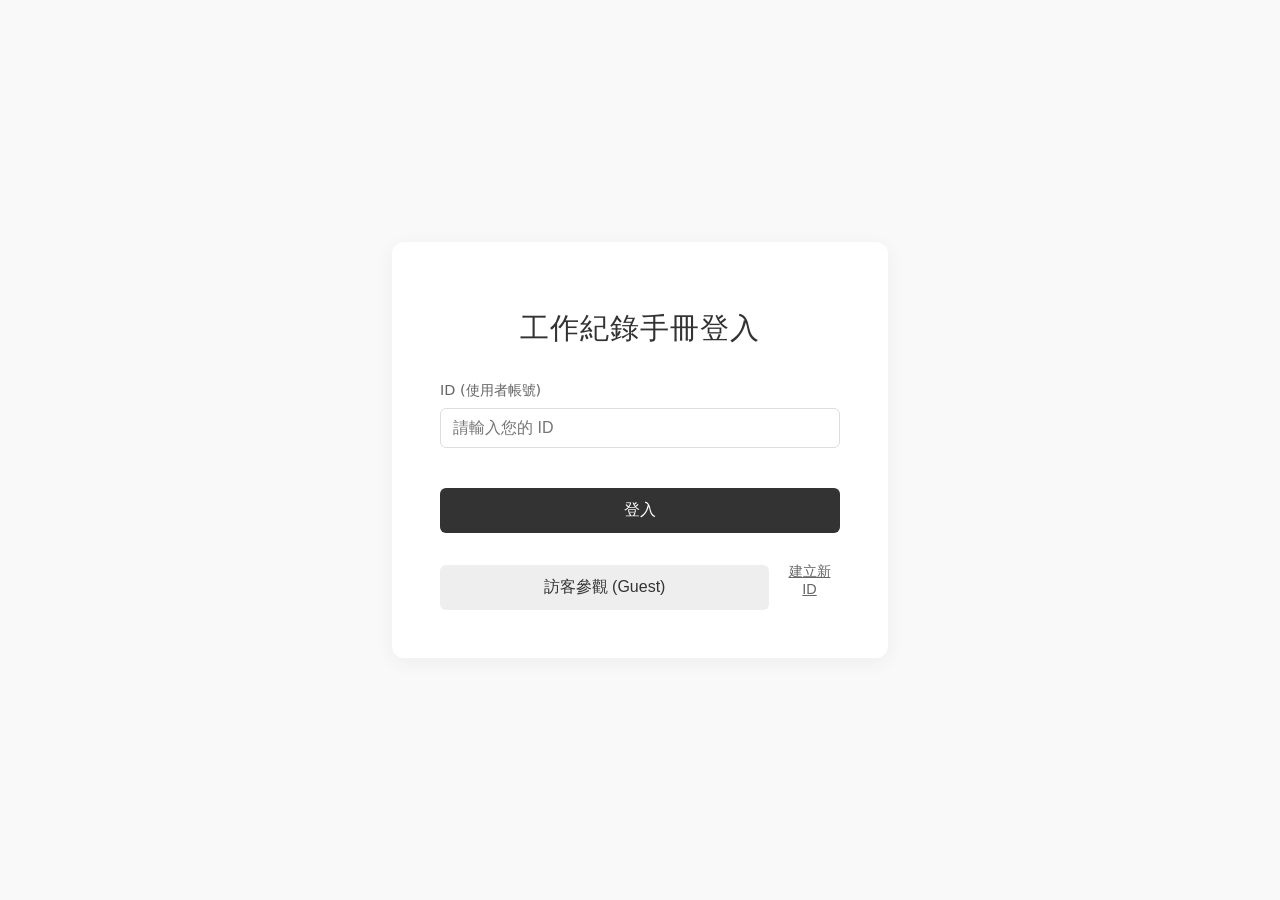
<file: workspaces.html>
<!DOCTYPE html>
<html lang="zh-TW">

<head>
    <meta charset="UTF-8">
    <meta name="viewport" content="width=device-width, initial-scale=1.0">
    <title>選擇工作區 - 工作紀錄系統</title>
    <style>
        :root {
            --primary-color: #333;
            --accent-color: #666;
            --bg-color: #f9f9f9;
            --card-bg: #ffffff;
            --font-family: 'Inter', system-ui, -apple-system, sans-serif;
        }

        body {
            font-family: var(--font-family);
            background-color: var(--bg-color);
            display: flex;
            justify-content: center;
            align-items: center;
            height: 100vh;
            margin: 0;
            color: var(--primary-color);
        }

        .container {
            width: 100%;
            max-width: 600px;
            text-align: center;
        }

        h1 {
            font-weight: 300;
            letter-spacing: 1px;
            margin-bottom: 2rem;
            font-size: 1.8rem;
        }

        .workspace-grid {
            display: grid;
            grid-template-columns: repeat(auto-fill, minmax(250px, 1fr));
            gap: 20px;
            margin-bottom: 2rem;
        }

        .workspace-card {
            background-color: var(--card-bg);
            padding: 2rem;
            border-radius: 12px;
            box-shadow: 0 4px 12px rgba(0, 0, 0, 0.05);
            cursor: pointer;
            transition: transform 0.2s, box-shadow 0.2s;
            border: 1px solid transparent;
            text-align: left;
        }

        .workspace-card:hover {
            transform: translateY(-2px);
            box-shadow: 0 8px 16px rgba(0, 0, 0, 0.1);
            border-color: #ddd;
        }

        .workspace-name {
            font-size: 1.2rem;
            font-weight: 600;
            margin-bottom: 0.5rem;
        }

        .workspace-role {
            font-size: 0.85rem;
            color: #888;
            text-transform: uppercase;
            letter-spacing: 1px;
        }

        .empty-state {
            color: #999;
            margin: 2rem 0;
        }

        .create-btn {
            background-color: transparent;
            border: 1px dashed #ccc;
            color: #666;
            display: flex;
            align-items: center;
            justify-content: center;
            min-height: 120px;
            /* match card height roughly */
        }

        .create-btn:hover {
            border-color: #999;
            color: #333;
        }

        /* Modal */
        .modal {
            display: none;
            position: fixed;
            top: 0;
            left: 0;
            width: 100%;
            height: 100%;
            background: rgba(0, 0, 0, 0.5);
            justify-content: center;
            align-items: center;
        }

        .modal-content {
            background: #fff;
            padding: 2rem;
            border-radius: 8px;
            width: 90%;
            max-width: 400px;
        }

        input {
            width: 100%;
            padding: 10px;
            margin-top: 10px;
            box-sizing: border-box;
            border: 1px solid #ddd;
            border-radius: 4px;
        }

        .btn {
            background: #333;
            color: #fff;
            padding: 10px 20px;
            border: none;
            border-radius: 4px;
            cursor: pointer;
            margin-top: 15px;
            width: 100%;
        }
    </style>
</head>

<body>

    <div class="container">
        <h1>選擇工作區 (Select Workspace)</h1>

        <div id="workspaceList" class="workspace-grid">
            Loading...
        </div>

        <div style="margin-top: 2rem;">
            <a href="#" onclick="logout()" style="color: #999; font-size: 0.9rem;">登出 (Logout)</a>
        </div>
    </div>

    <!-- Create Modal -->
    <div id="createModal" class="modal">
        <div class="modal-content">
            <h3>建立新工作區</h3>
            <input type="text" id="newWsName" placeholder="工作區名稱 (例如: 專案A)">
            <button class="btn" onclick="submitCreate()">建立</button>
            <button class="btn" style="background: transparent; color: #666; margin-top: 5px;"
                onclick="closeModal()">取消</button>
        </div>
    </div>

    <script>
        const API_BASE = window.location.origin;

        async function init() {
            const token = localStorage.getItem('token');
            if (!token) {
                // If checking guest... but guests don't see this page unless we support "Public Workspaces". 
                // For now, redirect to Login.
                window.location.href = '/login.html';
                return;
            }

            try {
                const res = await fetch(`${API_BASE}/api/workspaces`, {
                    headers: { 'Authorization': `Bearer ${token}` }
                });

                if (res.status === 401) {
                    logout();
                    return;
                }

                const workspaces = await res.json();
                renderWorkspaces(workspaces);

            } catch (e) {
                console.error(e);
                document.getElementById('workspaceList').innerHTML = 'Error loading workspaces';
            }
        }

        function renderWorkspaces(list) {
            const container = document.getElementById('workspaceList');
            container.innerHTML = '';

            if (list.length === 0) {
                // Should not happen as we seed default, but handle it
                container.innerHTML = '<div class="empty-state">尚無工作區</div>';
            }

            list.forEach(ws => {
                const card = document.createElement('div');
                card.className = 'workspace-card';
                card.onclick = () => selectWorkspace(ws.id, ws.role);
                card.innerHTML = `
                    <div class="workspace-name">${ws.name}</div>
                    <div class="workspace-role">${ws.role}</div>
                `;
                container.appendChild(card);
            });

            // Add Create Button
            const createBtn = document.createElement('div');
            createBtn.className = 'workspace-card create-btn';
            createBtn.innerHTML = '+ 建立新工作區';
            createBtn.onclick = openModal;
            container.appendChild(createBtn);
        }

        function selectWorkspace(id, role) {
            localStorage.setItem('currentWorkspaceId', id);
            localStorage.setItem('currentWorkspaceRole', role);
            window.location.href = '/dashboard.html';
        }

        // Modal
        const modal = document.getElementById('createModal');
        function openModal() { modal.style.display = 'flex'; }
        function closeModal() { modal.style.display = 'none'; }

        async function submitCreate() {
            const name = document.getElementById('newWsName').value.trim();
            if (!name) return;

            const token = localStorage.getItem('token');
            const data = new FormData();
            data.append('name', name);

            try {
                const res = await fetch(`${API_BASE}/api/workspaces`, {
                    method: 'POST',
                    headers: { 'Authorization': `Bearer ${token}` },
                    body: data
                });

                if (res.ok) {
                    location.reload();
                } else {
                    alert('建立失敗');
                }
            } catch (e) {
                alert('Error');
            }
        }

        function logout() {
            localStorage.removeItem('token');
            localStorage.removeItem('currentWorkspaceId');
            window.location.href = '/login.html';
        }

        init();
    </script>
</body>

</html>
</file>
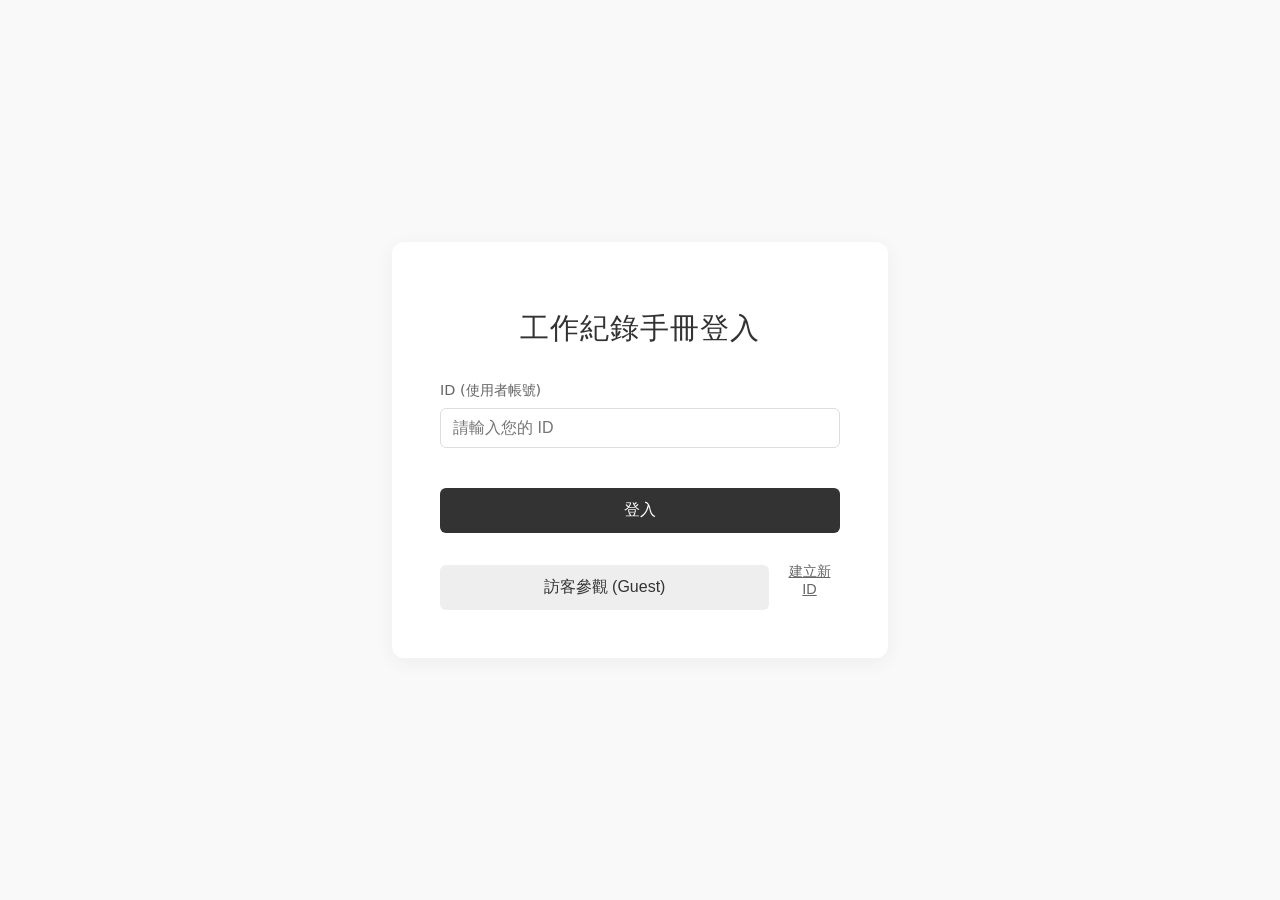
<file: auth-demo/frontend/admin.html>
<!DOCTYPE html>
<html lang="en">

<head>
    <meta charset="UTF-8">
    <meta name="viewport" content="width=device-width, initial-scale=1.0">
    <title>Admin Panel - Auth Demo</title>
    <link rel="stylesheet" href="styles.css">
    <script src="utils/auth.js"></script>
    <script>
        // Guard: Check auth and role
        if (!auth.checkAuth()) {
            throw new Error('Redirecting to login');
        }
        const user = auth.getUser();
        if (user.role !== 'admin') {
            alert('Access Denied: Admin privileges required.');
            window.location.href = '/dashboard.html';
            throw new Error('Access Denied');
        }
    </script>
    <link rel="icon" type="image/png" href="/favicon.png">
</head>

<body>
    <div class="container dashboard-container">
        <div class="card" style="border-top: 4px solid var(--danger-color);">
            <nav class="nav-bar">
                <div>
                    <h1 class="card-title">Admin Panel <span class="admin-badge">ADMIN AREA</span></h1>
                </div>
                <div>
                    <button onclick="window.location.href='/dashboard.html'" class="secondary"
                        style="width: auto; padding: 0.5rem 1rem; font-size: 0.875rem; margin-right: 0.5rem;">Back to
                        Dashboard</button>
                    <button onclick="auth.logout()"
                        style="width: auto; padding: 0.5rem 1rem; font-size: 0.875rem;">Logout</button>
                </div>
            </nav>

            <div class="content">
                <h2 style="font-size: 1.25rem; margin-bottom: 1rem;">Sensitive Data</h2>
                <div id="adminData"
                    style="background: #fff1f2; color: #991b1b; padding: 1.5rem; border-radius: 0.5rem; border: 1px dashed #fecaca;">
                    Loading sensitive data...
                </div>
            </div>
        </div>
    </div>

    <script>
        async function loadAdminData() {
            try {
                const response = await auth.fetchProtected('/admin/data'); // Assuming this endpoint handles role check too

                if (response.ok) {
                    const data = await response.json();
                    document.getElementById('adminData').innerHTML = `
                        <h3 style="margin-bottom:0.5rem;">${data.message}</h3>
                        <p style="font-family: monospace; font-size: 1.1em;">${data.data}</p>
                    `;
                } else {
                    document.getElementById('adminData').textContent = 'Failed to load data. Status: ' + response.status;
                }
            } catch (error) {
                console.error('Failed to load admin data', error);
                document.getElementById('adminData').textContent = 'Error loading data: ' + error.message;
            }
        }

        loadAdminData();
    </script>
</body>

</html>
</file>
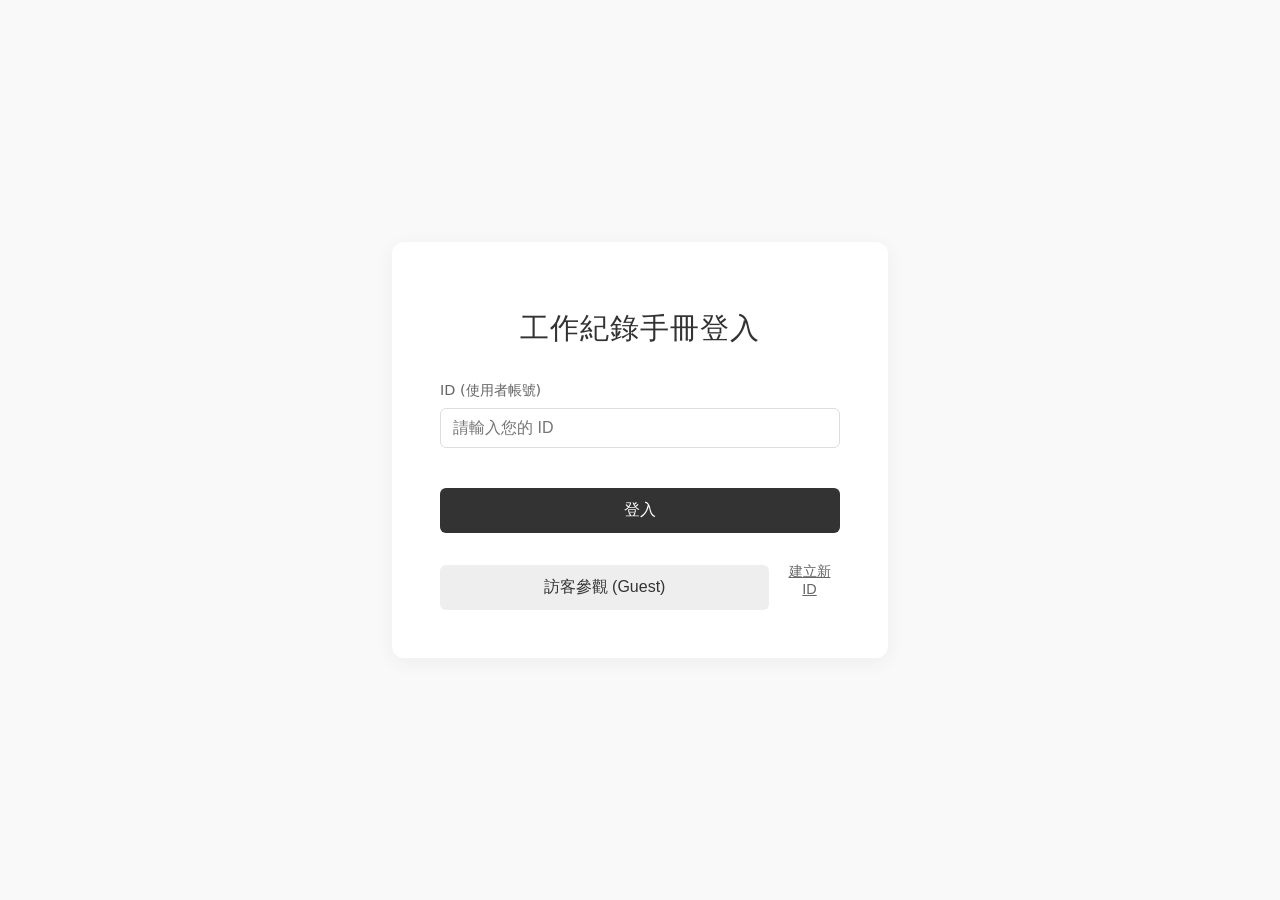
<file: auth-demo/frontend/dashboard.html>
<!DOCTYPE html>
<html lang="en">

<head>
    <meta charset="UTF-8">
    <meta name="viewport" content="width=device-width, initial-scale=1.0">
    <title>Dashboard - Auth Demo</title>
    <link rel="stylesheet" href="styles.css">
    <script src="utils/auth.js"></script>
    <script>
        // Guard: Redirect if not logged in
        if (!auth.checkAuth()) {
            throw new Error('Redirecting to login'); // Stop execution
        }
    </script>
    <link rel="icon" type="image/png" href="/favicon.png">
</head>

<body>
    <div class="container dashboard-container">
        <div class="card">
            <nav class="nav-bar">
                <h1 class="card-title">Dashboard</h1>
                <div>
                    <span id="userInfo" style="margin-right: 1rem; font-weight: 500;"></span>
                    <button onclick="auth.logout()"
                        style="width: auto; padding: 0.5rem 1rem; font-size: 0.875rem;">Logout</button>
                </div>
            </nav>

            <div style="margin-bottom: 2rem;">
                <h2 style="font-size: 1.25rem; margin-bottom: 1rem;">User Profile</h2>
                <div id="profileData"
                    style="background: #f9fafb; padding: 1rem; border-radius: 0.5rem; font-family: monospace;">
                    Loading...
                </div>
            </div>

            <div style="margin-bottom: 2rem;">
                <h2 style="font-size: 1.25rem; margin-bottom: 1rem;">Products (Authenticated)</h2>
                <div id="productsList"
                    style="display: grid; gap: 1rem; grid-template-columns: repeat(auto-fill, minmax(200px, 1fr));">
                    Loading products...
                </div>
            </div>

            <div id="adminLink" class="hidden"
                style="margin-top: 1rem; padding-top: 1rem; border-top: 1px solid #e5e7eb;">
                <p style="margin-bottom: 0.5rem; color: var(--text-muted);">Admin privileges detected</p>
                <a href="/admin.html">
                    <button class="secondary">Go to Admin Panel</button>
                </a>
            </div>
        </div>
    </div>

    <script src="utils/debug-panel.js"></script>
    <script>
        async function loadDashboard() {
            const user = auth.getUser();
            document.getElementById('userInfo').textContent = user.username;

            if (user.role === 'admin') {
                document.getElementById('adminLink').classList.remove('hidden');
            }

            try {
                const response = await auth.fetchProtected('/users/me');
                if (response.ok) {
                    const data = await response.json();
                    document.getElementById('profileData').innerHTML = `
                        <strong>ID:</strong> ${data.username}<br>
                        <strong>Role:</strong> ${data.role}<br>
                        <strong>Email:</strong> ${data.email || 'N/A'}<br>
                        <strong>Full Name:</strong> ${data.full_name || 'N/A'}<br>
                        <strong>Disabled:</strong> ${data.disabled}
                    `;
                }
            } catch (error) {
                console.error('Failed to load profile', error);
                document.getElementById('profileData').textContent = 'Error loading profile data.';
            }

            // Load Products
            try {
                const response = await auth.fetchProtected('/api/products');
                if (response.ok) {
                    const data = await response.json();
                    const productsHtml = data.products.map(p => `
                        <div style="border:1px solid #e5e7eb; padding:10px; border-radius:6px; background:white;">
                            <div style="font-weight:600">${p.name}</div>
                            <div style="color:var(--text-muted)">$${p.price.toFixed(2)}</div>
                        </div>
                    `).join('');
                    document.getElementById('productsList').innerHTML = productsHtml;
                }
            } catch (error) {
                console.error('Failed to load products', error);
                document.getElementById('productsList').innerHTML = `<span style="color:red">Error loading products: ${error.message}</span>`;
            }
        }

        loadDashboard();
    </script>
</body>

</html>
</file>
<file: auth-demo/frontend/styles.css>
:root {
    --primary-color: #2563eb;
    --primary-hover: #1d4ed8;
    --bg-color: #f3f4f6;
    --card-bg: #ffffff;
    --text-color: #1f2937;
    --text-muted: #6b7280;
    --danger-color: #ef4444;
    --success-color: #10b981;
}

* {
    box-sizing: border-box;
    margin: 0;
    padding: 0;
    font-family: 'Inter', system-ui, -apple-system, sans-serif;
}

body {
    background-color: var(--bg-color);
    color: var(--text-color);
    line-height: 1.5;
    display: flex;
    justify-content: center;
    align-items: center;
    min-height: 100vh;
}

.container {
    width: 100%;
    max-width: 400px;
    padding: 2rem;
}

.card {
    background-color: var(--card-bg);
    padding: 2rem;
    border-radius: 1rem;
    box-shadow: 0 4px 6px -1px rgba(0, 0, 0, 0.1), 0 2px 4px -1px rgba(0, 0, 0, 0.06);
}

.card-header {
    margin-bottom: 2rem;
    text-align: center;
}

.card-title {
    font-size: 1.5rem;
    font-weight: 700;
    color: var(--text-color);
    margin-bottom: 0.5rem;
}

.card-subtitle {
    color: var(--text-muted);
    font-size: 0.875rem;
}

.form-group {
    margin-bottom: 1.5rem;
}

label {
    display: block;
    margin-bottom: 0.5rem;
    font-size: 0.875rem;
    font-weight: 500;
    color: var(--text-color);
}

input {
    width: 100%;
    padding: 0.75rem;
    border: 1px solid #d1d5db;
    border-radius: 0.5rem;
    font-size: 1rem;
    transition: border-color 0.15s ease;
}

input:focus {
    outline: none;
    border-color: var(--primary-color);
    box-shadow: 0 0 0 3px rgba(37, 99, 235, 0.1);
}

button {
    width: 100%;
    padding: 0.75rem;
    background-color: var(--primary-color);
    color: white;
    border: none;
    border-radius: 0.5rem;
    font-size: 1rem;
    font-weight: 500;
    cursor: pointer;
    transition: background-color 0.15s ease;
}

button:hover {
    background-color: var(--primary-hover);
}

button.secondary {
    background-color: transparent;
    border: 1px solid #d1d5db;
    color: var(--text-color);
    margin-top: 0.75rem;
}

button.secondary:hover {
    background-color: #f9fafb;
}

.error-message {
    color: var(--danger-color);
    font-size: 0.875rem;
    margin-top: 0.5rem;
    display: none;
}

.dashboard-container {
    max-width: 800px;
}

.nav-bar {
    display: flex;
    justify-content: space-between;
    align-items: center;
    margin-bottom: 2rem;
    padding-bottom: 1rem;
    border-bottom: 1px solid #e5e7eb;
}

.admin-badge {
    display: inline-block;
    padding: 0.25rem 0.5rem;
    background-color: #fee2e2;
    color: #991b1b;
    border-radius: 9999px;
    font-size: 0.75rem;
    font-weight: 600;
    margin-left: 0.5rem;
}

.hidden {
    display: none;
}

/* Debug Panel Styles */
.debug-panel {
    position: fixed;
    bottom: 20px;
    right: 20px;
    width: 300px;
    background: #1e293b;
    color: white;
    border-radius: 8px;
    box-shadow: 0 10px 25px rgba(0, 0, 0, 0.2);
    font-family: monospace;
    z-index: 9999;
    overflow: hidden;
    transition: height 0.3s ease;
}

.debug-panel.collapsed {
    height: 40px;
    width: 150px;
}

.debug-header {
    padding: 10px 15px;
    background: #0f172a;
    cursor: pointer;
    font-weight: bold;
    display: flex;
    justify-content: space-between;
    align-items: center;
    user-select: none;
}

.debug-content {
    padding: 15px;
}

.debug-section {
    margin-bottom: 15px;
}

.debug-section label {
    color: #94a3b8;
    margin-bottom: 5px;
    display: block;
}

.debug-section select {
    width: 100%;
    padding: 5px;
    background: #334155;
    color: white;
    border: 1px solid #475569;
    border-radius: 4px;
}

.checkbox-group {
    display: flex;
    align-items: center;
    margin-bottom: 5px;
}

.checkbox-group input {
    width: auto;
    margin-right: 8px;
}

.checkbox-group label {
    margin-bottom: 0;
    color: #e2e8f0;
}

.danger-btn {
    background: #ef4444;
    color: white;
    width: 100%;
    border: none;
    padding: 8px;
    border-radius: 4px;
    cursor: pointer;
}

.danger-btn:hover {
    background: #dc2626;
}
</file>
